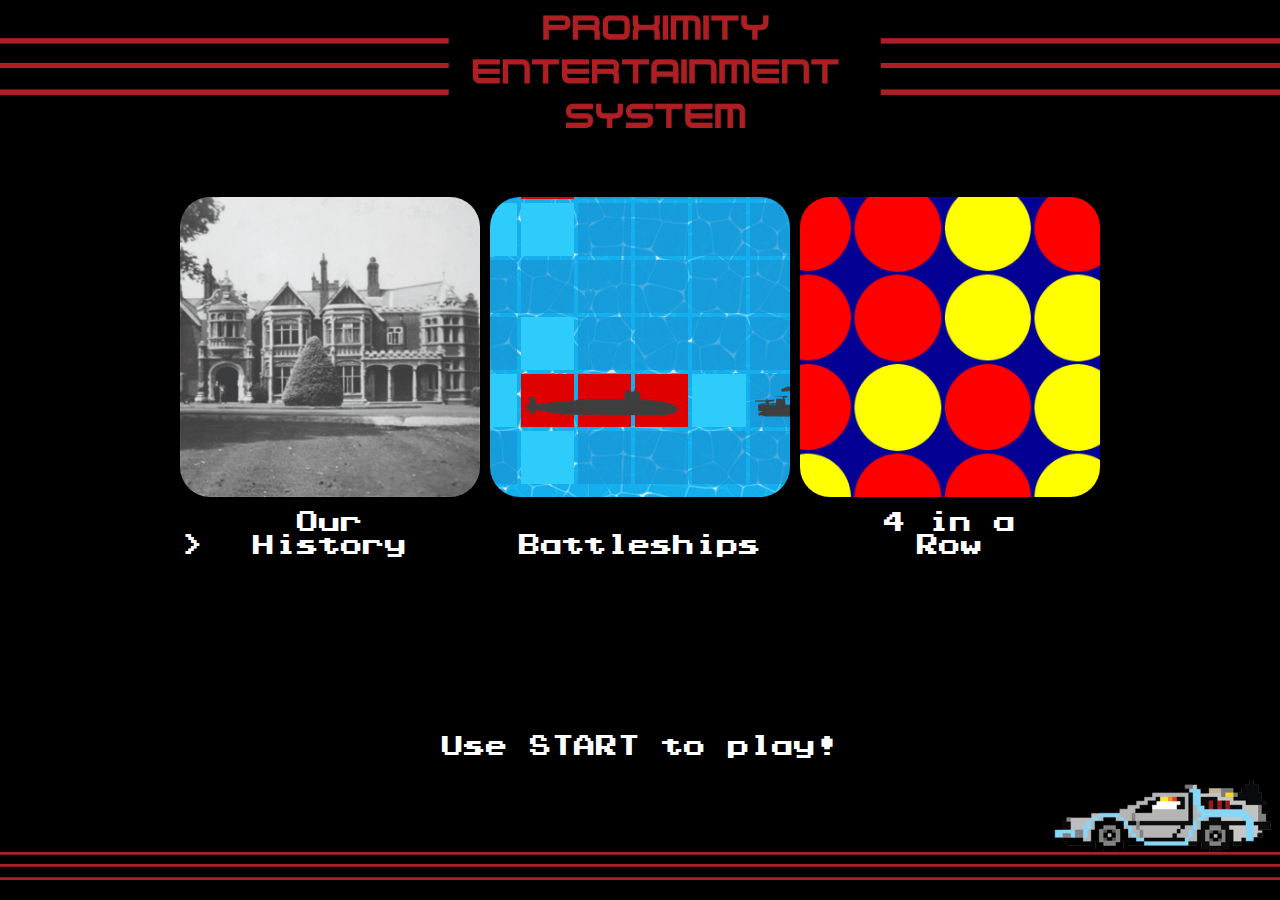
<file: javascript/index.html>
<html>
  <head>
    <title>Proximity Entertainment System</title>
    <link rel="stylesheet" type="text/css" href="main.css">
    <link rel="stylesheet" type="text/css" href="menu/font.css">
    <script src="jquery.min.js"></script>
    <script src="main.js"> </script>
    <style>
      * { 
        cursor: none;
      }
    </style>
  </head>
  <body>
  	<img id="bannerTop" src="menu/top.png" />
    <div id="menu"><!-- Auto Generated Menu Appears Here --></div>
    <div id="bannerBot">
    	<p>Use START to play!</p>
    	<img src="menu/botSF.png" />
  	</div>
  </body>
</html>
</file>
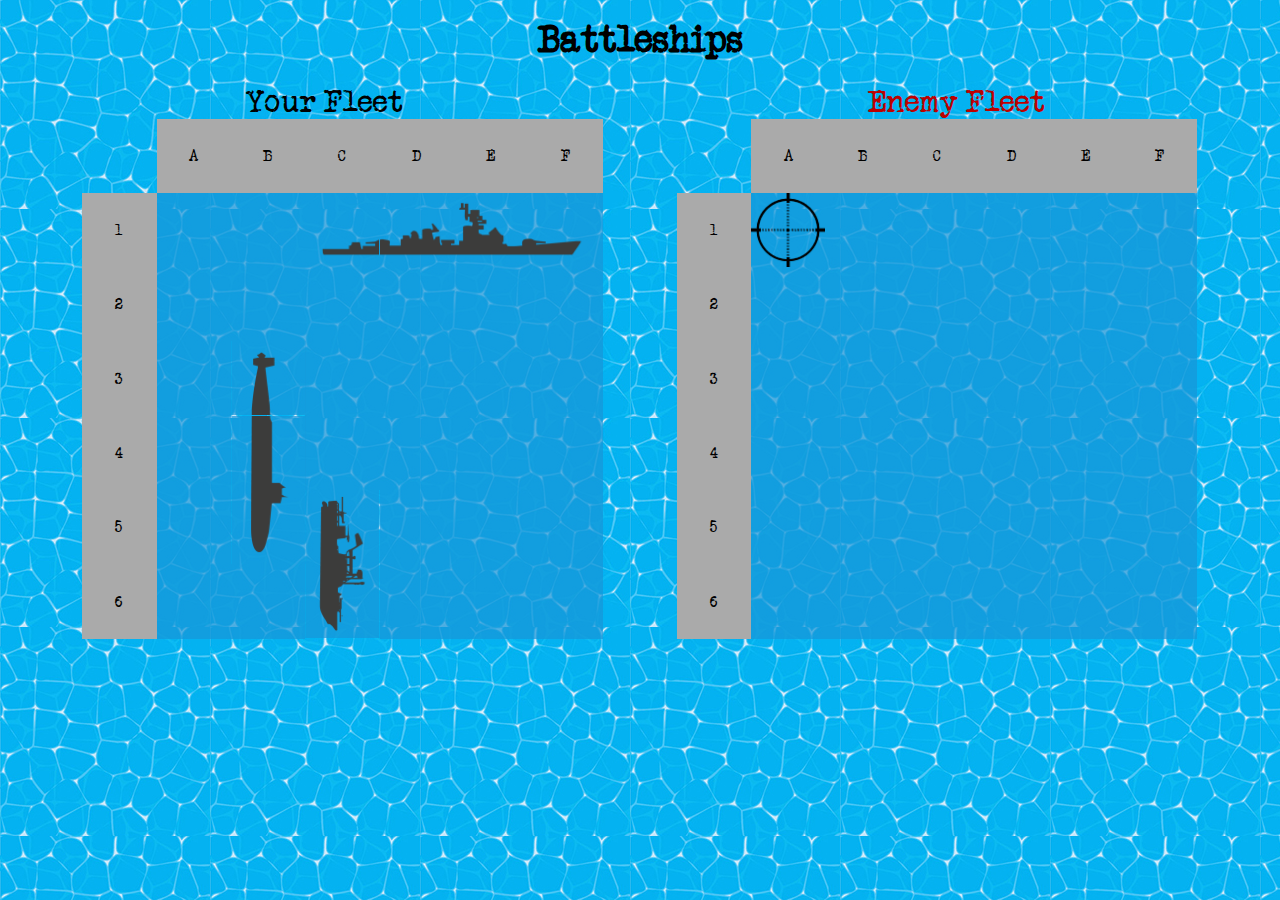
<file: javascript/battleships/index.html>
<html>
  <head>
    <script src="jquery-2.1.4.min.js"></script>
    <link rel="stylesheet" type="text/css" href="BtlView.css" />
    <link rel="stylesheet" type="text/css" href="font/font.css" />
    <script src="BtlSquare.js"></script>
    <script src="BtlView.js"></script>
    <script src="BtlShip.js"></script>
    <script src="BtlMove.js"></script>
    <script src="BtlBoard.js"></script>
    <script src="BtlPlayer.js"></script>
    <script src="BtlBot.js"></script>
    <script src="BtlGame.js"></script>
    <script>
      $( document ).ready( function() {
        var size = 6;
        var view = new BtlView( size );
        var game = new BtlGame( size, view, false/* true == easy, false == hard */ );
        game.run();
      });
    </script>
  </head>
  <body>
  <body>
</html>
</file>
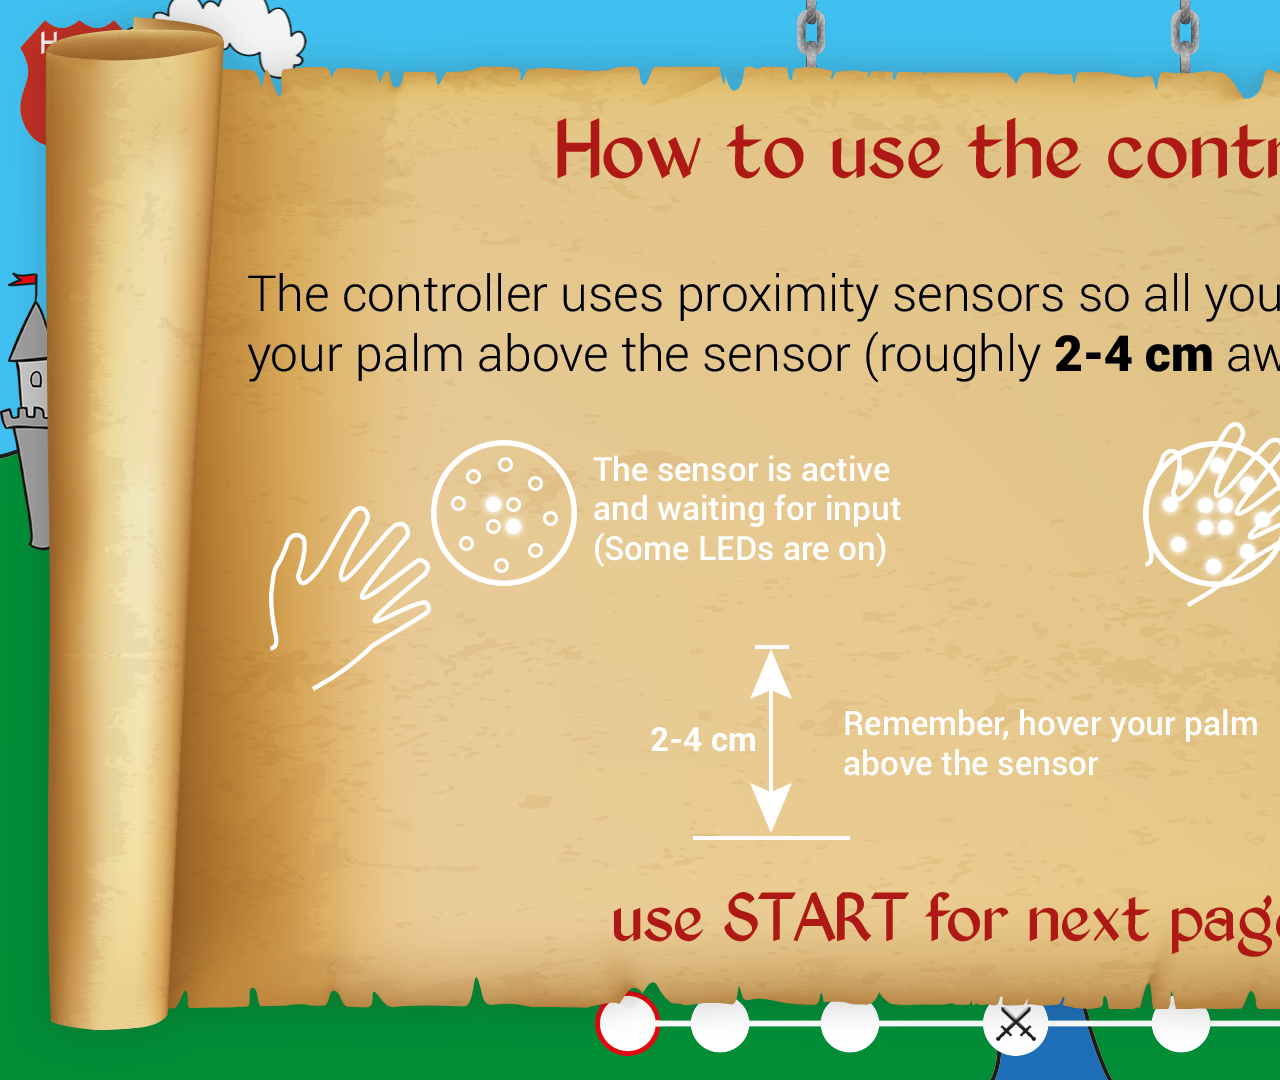
<file: javascript/citadel/index.html>
<!doctype html>
<html>
  <head>
    <title>Citadel - PES</title>
    <script src="jquery.min.js"></script>
    <script src="phaser.min.js"></script>
    <script src="CitBot.js"></script>
    <script src="CitPlayer.js"></script>
    <script src="CitBoard.js"></script>
    <script src="CitState.js"></script>
    <script src="CitUpdate.js"></script>
    <script src="CitGame.js"></script>
    <style>
      * { 
        cursor: none;
      }
      body {
        background-color: #40c0f0;
        margin: 0!important;
      }
    </style>
    <script>
      var game = new Phaser.Game( 1920, 1080, Phaser.AUTO, '', {}, true );
      game.state.add( 'State', CitState );
      game.state.start( 'State' );
    </script>
  </head>
  <body>
  </body>
</html>
</file>
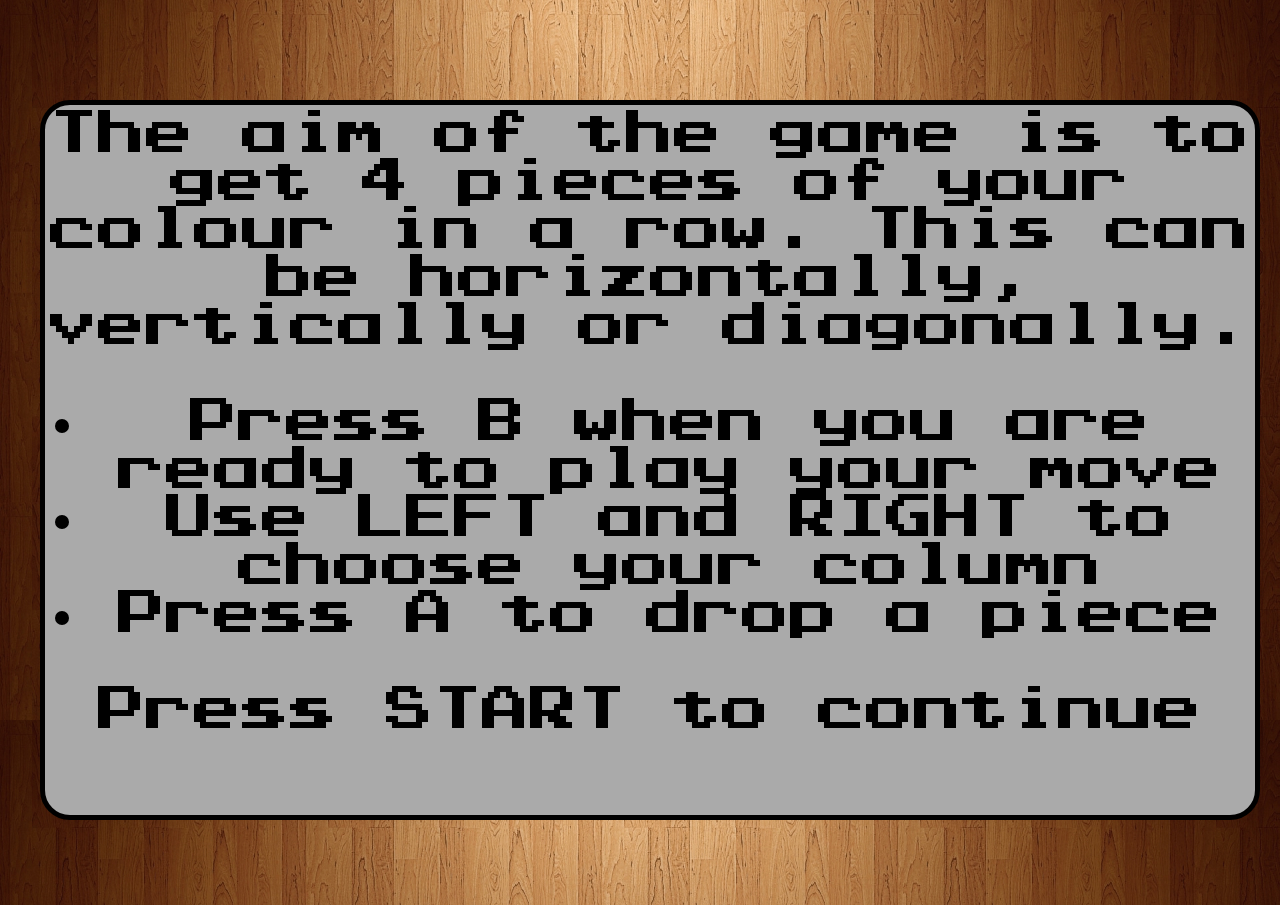
<file: javascript/connect4/index.html>
<html>
  <head>
    <script src="jquery-2.1.4.min.js"></script>
    <link rel="stylesheet" type="text/css" href="font/font.css" />
    <link rel="stylesheet" type="text/css" href="ConView.css" />
    <script src="ConView.js"></script>
    <script src="ConBoard.js"></script>
    <script src="ConGame.js"></script>
    <script>
      $( document ).ready( function() {
        var view = new ConView();
        var game = new ConGame( view );
        game.run(); 
      });
    </script>
  </head>
  <body>
  <!-- game view inserted here -->
  </body>
</html>
</file>
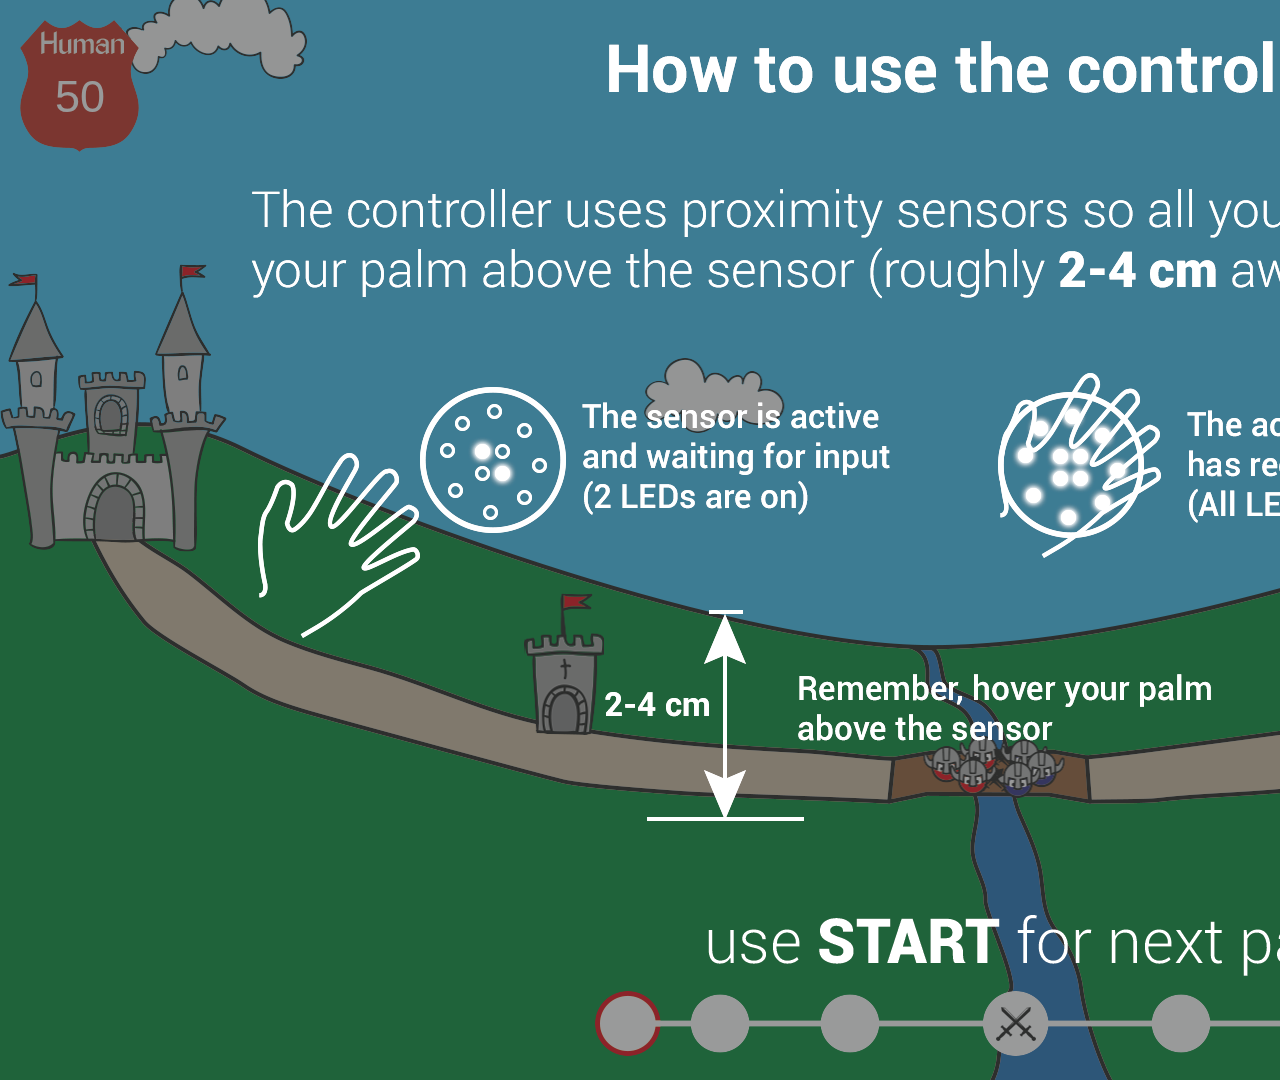
<file: javascript/citadel/citadelFrontEnd/index.html>
<!doctype html>
<html>
    <head>
        <title>Citadel - PES</title>
        <script src="jquery.min.js"></script>
        <script src="phaser.min.js"></script>
        <script src="CitView.js"></script>
    </head>
    <body style="background-color:#40c0f0;margin:0!important;">
        <script>
                var i= 1;
                var pos = 3;
                var game = new Phaser.Game(1920, 1080, Phaser.AUTO, '',{}, true);
                game.state.add('View', Cit.View);
                game.state.start('View');

                 $( 'html' ).keydown( function ( e ) {
                    /*
                    48-55 : 0-6
                    77 : M
                    38 : ->
                    40 : <-
                    66 : B
                    83 : S
                    80 : P
                    */
                    if (e.which >= 48 && e.which < 55  ) {
                      Cit.update.position(e.which - 48);
                    }
                    if(e.which == 77) Cit.update.toggleMoveBoard();
                    if(e.which == 38) Cit.update.bid(++i);
                    if(e.which == 40) Cit.update.bid(--i);

                    if(e.which == 66) Cit.update.message("Well done\nyou're almost there!");
                    if(e.which == 83) Cit.update.instructions();
                    if(e.which == 80) Cit.update.points(20, 99);
                  });
        </script>
    </body>
</html>
</file>
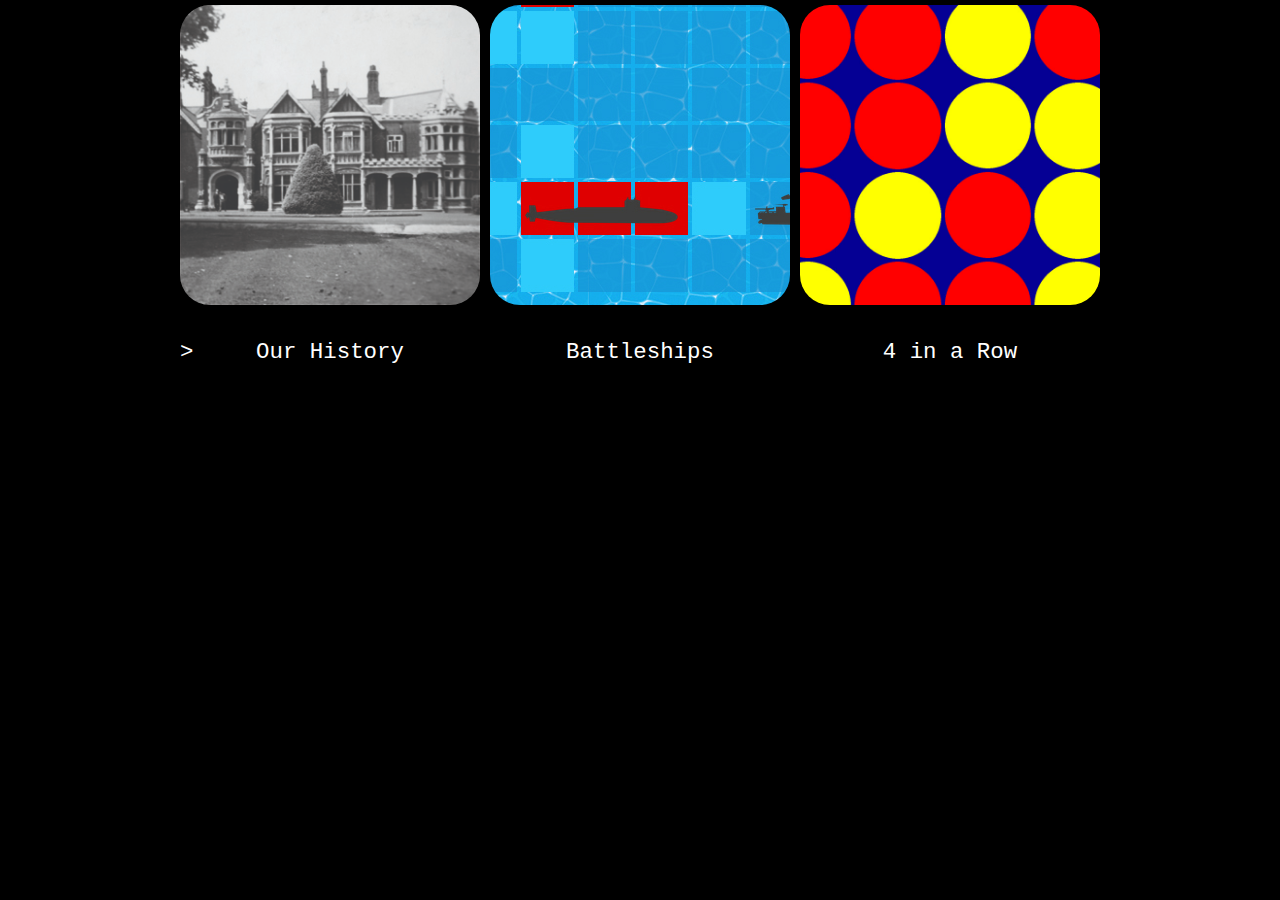
<file: javascript/main.html>
<html>
  <head>
    <title>Proxitable Entertainment System</title>
    <link rel="stylesheet" type="text/css" href="main.css">
    <script src="jquery.min.js"></script>
    <script src="main.js"> </script>
  </head>
  <body>
    <div id="menu"><!-- Auto Generated Menu Appears Here --></div>
  </body>
</html>
</file>
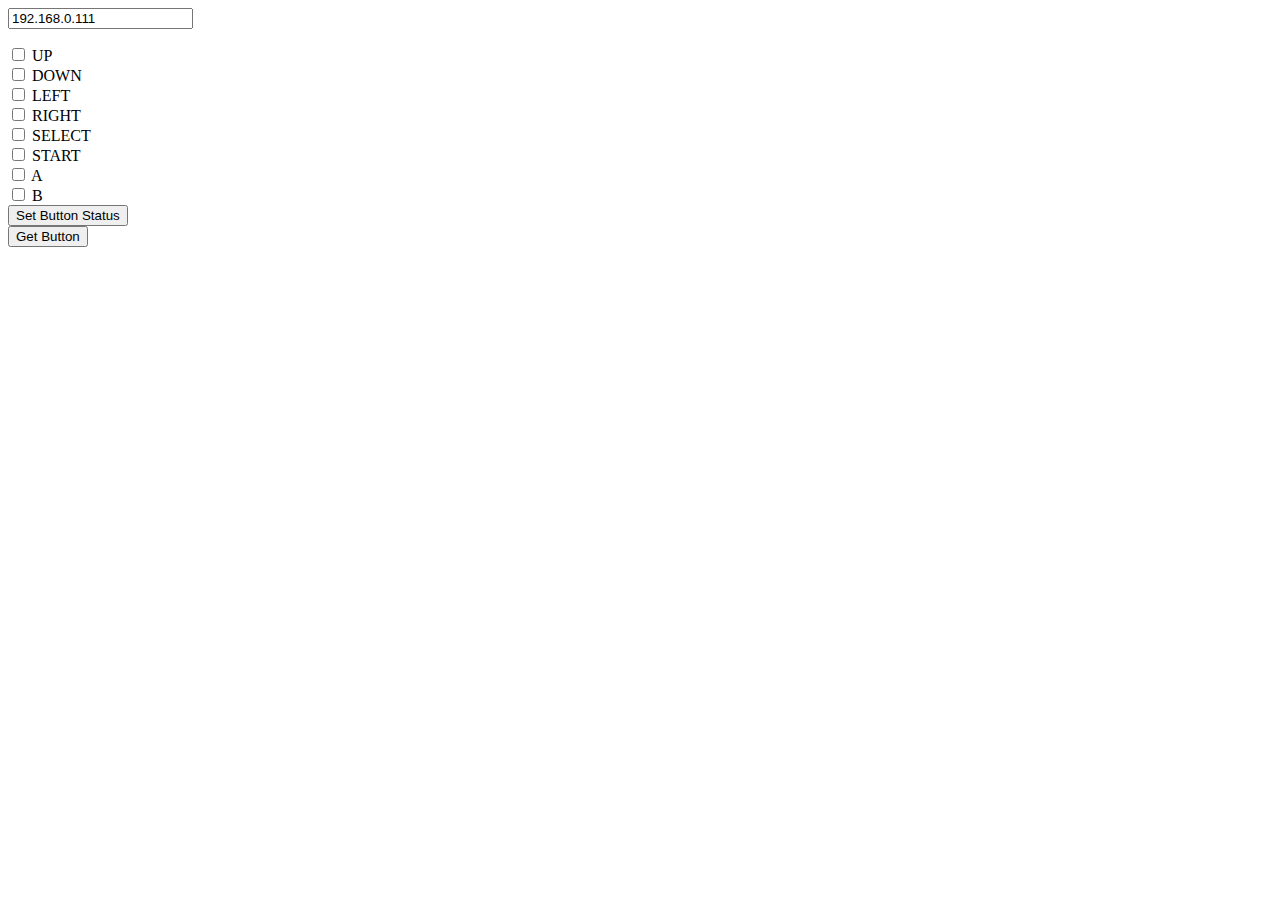
<file: restful_api/rest.html>
<html>
  <head>
    <script src="http://code.jquery.com/jquery-1.11.1.min.js"></script>
    <script>
      function setStatus() {
        var pinStat = {};
        $( ".status" ).each( function( i ) {
          if ( this.checked ) {
            pinStat[ this.value ] = true;
        } else {
            pinStat[ this.value ] = false;
          }
        });
        $.ajax( {
          type: "POST",
          url: "http://" + $( "#ip" ).val() + ":8080/pins",
          contentType: "application/json",
          dataType: "json",
          data: pinStat,
        }).done( function() {
          $( "#ssmsg" ).html( "SUCCESS" );            
        }).fail( function() {
          $( "#ssmsg" ).html( "FAILED" );
        });
      }
      function getButton() {
        $( "#ssmsg" ) .html( "" );
        $.ajax( {
          type: "GET",
          url: "http://" + $( "#ip" ).val() + ":8080/pressed",
          contentType: "application/json",
          dataType: "json",
        }).done( function( data ) {
          $( "#ssmsg" ).html( data.button );            
        }).fail( function() {
          $( "#ssmsg" ).html( "FAILED" );
        });

      }
    </script>
    <title>RESTful API Test</title>
  </head>
  <body>
    <input id="ip" type="text" name="ip" value="192.168.0.111"/>
    <p />    
    <input class="status" type="checkbox" name="set" value="UP" /> UP<br />
    <input class="status" type="checkbox" name="set" value="DOWN" /> DOWN<br />
    <input class="status" type="checkbox" name="set" value="LEFT" /> LEFT<br />
    <input class="status" type="checkbox" name="set" value="RIGHT" /> RIGHT<br />
    <input class="status" type="checkbox" name="set" value="SELECT" /> SELECT<br />
    <input class="status" type="checkbox" name="set" value="START" /> START<br />
    <input class="status" type="checkbox" name="set" value="A" /> A<br />
    <input class="status" type="checkbox" name="set" value="B" /> B<br />
    <button type="button" onclick="setStatus()">Set Button Status</button><br />
    <button type="button" onclick="getButton()">Get Button</button><br />
    <div id="ssmsg"></div>
  </body>
</html>
</file>
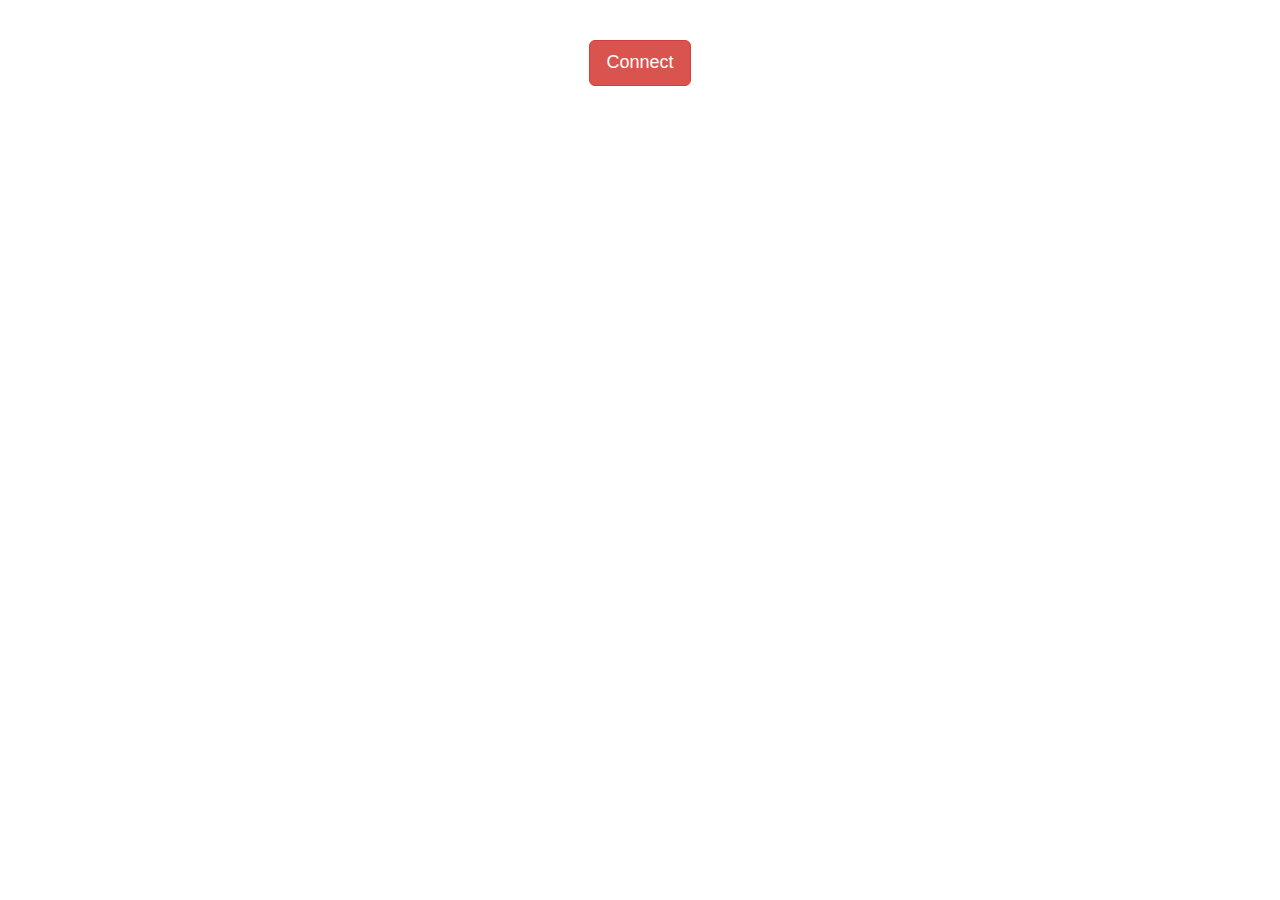
<file: wsserver/client.html>
<html>
  <head>
    <title>PES</title>
    <link href="bootstrap/css/bootstrap.min.css" rel="stylesheet">
    <link href="bootstrap/css/bootstrap-responsive.css" rel="stylesheet">
    <link href="bootstrap/css/docs.css" rel="stylesheet">
    <style id="game-css"><!-- Game specific css will be inserted here -->
	  </style>
    <script src="bootstrap/js/jquery.min.js"></script>
    <script src="bootstrap/js/bootstrap.min.js"></script>
    <script type="text/javascript">
      function wsConnect() {
        if ( 'WebSocket' in window) {
          var ws = new WebSocket( 'ws://127.0.0.1:8000' );
          ws.onopen = function() {
            $( '#connect' ).hide();
          };
          ws.onclose = function() {
            $( '#game' ).empty();
            $( '#connect' ).show();
          };
          ws.onmessage = function( msg ) {
            var data = jQuery.parseJSON( msg.data );
            if ( data.cmd == 'R' ) {
              $( data.target ).html( data.content );
            } else if ( data.cmd == 'A' ) {
              $( data.target ).append( data.content );
            } else if ( data.cmd == 'X' ) {
              try {
                jQuery.globalEval( data.content );
              } catch ( e ) {
                alert( e.message );
              }
            }
          };
        }
      }
      // Try to connect to the server on page load
      $( document ).ready( function() { wsConnect(); } );
    </script>
  </head>
  <body>
    <div class="wrapper">
      <div class="wrapper-inner">
      	<div id="connect">
      		<p class="text-center">
      			<a href="javascript:wsConnect()" class="btn btn-danger btn-lg" role="button">Connect</a>
  		    </p>
  	    </div><!-- id="connect" -->

  	    <div id="game-html"><!-- Game specific html output will be inserted here -->
        </div>

        <div id="game-io"><!-- game specific messages and input related html will be inserted here -->
        </div>

			</div><!-- wrapper inner -->
		</div><!-- wrapper -->
  </body>
</html>
</file>
<file: javascript/main.css>
body {
  background-color: #000;
  font-family: 'press_start_kregular', Consolas,"Courier New",monospace;
  color: #fff;
  margin: 0;
  text-align: center; 
  font-size: 1.4em;
}

.tile {
  display: inline-block;
  margin: 5px;
  position: relative;
  width: 300px;
  height: 360px;
}

.content {
  background-size: contain;
  border-radius: 10%;
  height:300px;
  width: 300px;
}

.center {
  position: absolute;
  bottom: 0;
  left: 50%;
  transform: translateX(-50%);
}
.unselected > .caret {
  display: none;
}
.caret {
  position: absolute;
  bottom: 0;
  left: 0;
}

#bannerTop {
  max-width:100%;
  height: auto;
  padding-top: 15px;
  padding-bottom: 5%
}
#bannerBot {
  position: absolute;
  bottom: 0;
  width:100%;
  padding: 20px 0px;
}
#bannerBot > img {
  max-width:100%;
  height: auto;
}
#rickroll {
  width: 100%;
  height: auto;
}
</file>
<file: javascript/menu/font.css>
/* Generated by Font Squirrel (http://www.fontsquirrel.com) on May 23, 2015 */



@font-face {
    font-family: 'press_start_kregular';
    src: url('prstartk-webfont.eot');
    src: url('prstartk-webfont.eot?#iefix') format('embedded-opentype'),
         url('prstartk-webfont.woff2') format('woff2'),
         url('prstartk-webfont.woff') format('woff'),
         url('prstartk-webfont.ttf') format('truetype'),
         url('prstartk-webfont.svg#press_start_kregular') format('svg');
    font-weight: normal;
    font-style: normal;

}
</file>
<file: javascript/battleships/BtlView.css>
* {
  cursor: none;
}
h1 {
  text-align: center;
  font-size: 2.4em;
}
body {
  padding-top: 1%;
  background-image: url( back.jpg );
  font-family: 'veteran_typewriterregular', monospace;
}
#msg {
  clear: both;
  padding: 10px;
  font-size: xx-large;
  text-align: center;
}
#half {
  width:50%;
  text-align: center;
  float: left;
  font-size: xx-large;
}
#half-red {
  width:50%;
  text-align: center;
  float: right;
  font-size: xx-large;
  color: rgb(189, 0, 0);
}
.square {
  float: left;
  position: relative;
  width: 4%;
  padding-bottom: 4%;
  overflow: hidden;
}
.content {
  position: absolute;
  height: 100%;
  width: 100%;
} 
.centre {
  position: absolute;
  top: 50%;
  left: 50%;
  transform: translateX(-50%) translateY(-50%);
}
.water { background-color: rgba(24, 150, 215, 0.71); }
.hit { 
  background-color: rgba(223, 10, 10, 0.71);
}
.miss {
  background-color: rgba(46, 204, 250, 0.71);
}
.axis { 
  background-color: #AAAAAA;
}
.selected {
  background-image: url( 'img/aim.png' );
  background-repeat: no-repeat;
  background-size: contain;
}
.ship { 
  background-color: rgba(24, 150, 215, 0.71);
}
</file>
<file: javascript/battleships/font/font.css>
@font-face {
    font-family: 'veteran_typewriterregular';
    src: url('veteran_typewriter-webfont.eot');
    src: url('veteran_typewriter-webfont.eot?#iefix') format('embedded-opentype'),
         url('veteran_typewriter-webfont.woff') format('woff'),
         url('veteran_typewriter-webfont.ttf') format('truetype'),
         url('veteran_typewriter-webfont.svg#veteran_typewriterregular') format('svg');
    font-weight: normal;
    font-style: normal;

}
</file>
<file: javascript/connect4/font/font.css>
/* Generated by Font Squirrel (http://www.fontsquirrel.com) on May 23, 2015 */



@font-face {
    font-family: 'press_start_kregular';
    src: url('prstartk-webfont.eot');
    src: url('prstartk-webfont.eot?#iefix') format('embedded-opentype'),
         url('prstartk-webfont.woff2') format('woff2'),
         url('prstartk-webfont.woff') format('woff'),
         url('prstartk-webfont.ttf') format('truetype'),
         url('prstartk-webfont.svg#press_start_kregular') format('svg');
    font-weight: normal;
    font-style: normal;

}
</file>
<file: javascript/connect4/ConView.css>
* {
  cursor: none;
}
body {
  background-image: url( 'img/woodpanel.jpg' );
  background-size: contain; 
}
#msg {
  padding: 5px;
  width: 500px;
  height: 100px;
  position: fixed;
  top: 50%;
  left: 50%;
  margin-left: -250px;
  margin-top: -50px;
  text-align: center;
  background-color: #AAAAAA;
  font-family: 'press_start_kregular', Consolas,"Courier New",monospace;
  font-size: 3em;
  border: 5px solid black;
  border-radius: 30px;
}
.board {
  margin-top: 1%;
  margin-left: 22%;
  margin-right: 22%;
}
.square {
  float: left;
  position: relative;
  width: 13.85714%;
  padding-bottom: 13.85714%;
  overflow: hidden;
}
.square-border {
  float: left;
  position: relative;
  width: 1.5%;
  padding-bottom: 13.85714%;
  overflow: hidden;
}
.grid {
  background-color: white;
  background-image: url( 'img/grid.png' );
  background-size: contain; 
}
.grid-border {
  background-color: #070791; 
}
.drop { 

}
.selected {
  background-image: url( 'img/arrow.svg' );
  background-position: bottom;
  background-size: contain;
  background-repeat: no-repeat;
  -webkit-animation-duration: 2s; 
  animation-duration: 2s; 
  -webkit-animation-fill-mode: both; 
  animation-fill-mode: both; 
  animation-iteration-count:infinite; 
  -webkit-animation-iteration-count:infinite; 
} 

@-webkit-keyframes bounce { 
  0%, 20%, 50%, 80%, 100% {-webkit-transform: translateY(0);} 
  40% {-webkit-transform: translateY(-30px);} 
  60% {-webkit-transform: translateY(-15px);} 
} 

@keyframes bounce { 
  0%, 20%, 50%, 80%, 100% {transform: translateY(0);} 
  40% {transform: translateY(-30px);} 
  60% {transform: translateY(-15px);} 
} 

.bounce { 
  -webkit-animation-name: bounce; 
  animation-name: bounce; 
}
</file>
<file: wsserver/bootstrap/css/docs.css>
/* Add additional stylesheets below
-------------------------------------------------- */
/*
  Bootstrap's documentation styles
  Special styles for presenting Bootstrap's documentation and examples
*/



/* Body and structure
-------------------------------------------------- */

body {
  position: relative;
  padding-top: 40px;
}

/* Code in headings */
h3 code {
  font-size: 14px;
  font-weight: normal;
}

/* Tweak navbar brand link to be super sleek
-------------------------------------------------- */

body > .navbar {
  font-size: 13px;
}

/* Change the docs' brand */
body > .navbar .brand {
  padding-right: 0;
  padding-left: 0;
  margin-left: 20px;
  float: right;
  font-weight: bold;
  color: #000;
  text-shadow: 0 1px 0 rgba(255,255,255,.1), 0 0 30px rgba(255,255,255,.125);
  -webkit-transition: all .2s linear;
     -moz-transition: all .2s linear;
          transition: all .2s linear;
}
body > .navbar .brand:hover {
  text-decoration: none;
  text-shadow: 0 1px 0 rgba(255,255,255,.1), 0 0 30px rgba(255,255,255,.4);
}


/* Sections
-------------------------------------------------- */

/* padding for in-page bookmarks and fixed navbar */
section {
  padding-top: 30px;
}
section > .page-header,
section > .lead {
  color: #5a5a5a;
}
section > ul li {
  margin-bottom: 5px;
}

/* Separators (hr) */
.bs-docs-separator {
  margin: 40px 0 39px;
}

/* Faded out hr */
hr.soften {
  height: 1px;
  margin: 70px 0;
  background-image: -webkit-linear-gradient(left, rgba(0,0,0,0), rgba(0,0,0,.1), rgba(0,0,0,0));
  background-image:    -moz-linear-gradient(left, rgba(0,0,0,0), rgba(0,0,0,.1), rgba(0,0,0,0));
  background-image:     -ms-linear-gradient(left, rgba(0,0,0,0), rgba(0,0,0,.1), rgba(0,0,0,0));
  background-image:      -o-linear-gradient(left, rgba(0,0,0,0), rgba(0,0,0,.1), rgba(0,0,0,0));
  border: 0;
}



/* Jumbotrons
-------------------------------------------------- */

/* Base class
------------------------- */
.jumbotron {
  position: relative;
  padding: 40px 0;
  color: #fff;
  text-align: center;
  text-shadow: 0 1px 3px rgba(0,0,0,.4), 0 0 30px rgba(0,0,0,.075);
  background: #020031; /* Old browsers */
  background: -moz-linear-gradient(45deg,  #020031 0%, #6d3353 100%); /* FF3.6+ */
  background: -webkit-gradient(linear, left bottom, right top, color-stop(0%,#020031), color-stop(100%,#6d3353)); /* Chrome,Safari4+ */
  background: -webkit-linear-gradient(45deg,  #020031 0%,#6d3353 100%); /* Chrome10+,Safari5.1+ */
  background: -o-linear-gradient(45deg,  #020031 0%,#6d3353 100%); /* Opera 11.10+ */
  background: -ms-linear-gradient(45deg,  #020031 0%,#6d3353 100%); /* IE10+ */
  background: linear-gradient(45deg,  #020031 0%,#6d3353 100%); /* W3C */
  filter: progid:DXImageTransform.Microsoft.gradient( startColorstr='#020031', endColorstr='#6d3353',GradientType=1 ); /* IE6-9 fallback on horizontal gradient */
  -webkit-box-shadow: inset 0 3px 7px rgba(0,0,0,.2), inset 0 -3px 7px rgba(0,0,0,.2);
     -moz-box-shadow: inset 0 3px 7px rgba(0,0,0,.2), inset 0 -3px 7px rgba(0,0,0,.2);
          box-shadow: inset 0 3px 7px rgba(0,0,0,.2), inset 0 -3px 7px rgba(0,0,0,.2);
}
.jumbotron h1 {
  font-size: 80px;
  font-weight: bold;
  letter-spacing: -1px;
  line-height: 1;
}
.jumbotron p {
  font-size: 24px;
  font-weight: 300;
  line-height: 1.25;
  margin-bottom: 30px;
}

/* Link styles (used on .masthead-links as well) */
.jumbotron a {
  color: #fff;
  color: rgba(255,255,255,.5);
  -webkit-transition: all .2s ease-in-out;
     -moz-transition: all .2s ease-in-out;
          transition: all .2s ease-in-out;
}
.jumbotron a:hover {
  color: #fff;
  text-shadow: 0 0 10px rgba(255,255,255,.25);
}

/* Download button */
.masthead .btn {
  padding: 19px 24px;
  font-size: 24px;
  font-weight: 200;
  color: #fff; /* redeclare to override the `.jumbotron a` */
  border: 0;
  -webkit-border-radius: 6px;
     -moz-border-radius: 6px;
          border-radius: 6px;
  -webkit-box-shadow: inset 0 1px 0 rgba(255,255,255,.1), 0 1px 5px rgba(0,0,0,.25);
     -moz-box-shadow: inset 0 1px 0 rgba(255,255,255,.1), 0 1px 5px rgba(0,0,0,.25);
          box-shadow: inset 0 1px 0 rgba(255,255,255,.1), 0 1px 5px rgba(0,0,0,.25);
  -webkit-transition: none;
     -moz-transition: none;
          transition: none;
}
.masthead .btn:hover {
  -webkit-box-shadow: inset 0 1px 0 rgba(255,255,255,.1), 0 1px 5px rgba(0,0,0,.25);
     -moz-box-shadow: inset 0 1px 0 rgba(255,255,255,.1), 0 1px 5px rgba(0,0,0,.25);
          box-shadow: inset 0 1px 0 rgba(255,255,255,.1), 0 1px 5px rgba(0,0,0,.25);
}
.masthead .btn:active {
  -webkit-box-shadow: inset 0 2px 4px rgba(0,0,0,.1), 0 1px 0 rgba(255,255,255,.1);
     -moz-box-shadow: inset 0 2px 4px rgba(0,0,0,.1), 0 1px 0 rgba(255,255,255,.1);
          box-shadow: inset 0 2px 4px rgba(0,0,0,.1), 0 1px 0 rgba(255,255,255,.1);
}


/* Pattern overlay
------------------------- */
.jumbotron .container {
  position: relative;
  z-index: 2;
}
.jumbotron:after {
  content: '';
  display: block;
  position: absolute;
  top: 0;
  right: 0;
  bottom: 0;
  left: 0;
  background: url(../img/bs-docs-masthead-pattern.png) repeat center center;
  opacity: .4;
}
@media
only screen and (-webkit-min-device-pixel-ratio: 2),
only screen and (   min--moz-device-pixel-ratio: 2),
only screen and (     -o-min-device-pixel-ratio: 2/1) {

  .jumbotron:after {
    background-size: 150px 150px;
  }

}

/* Masthead (docs home)
------------------------- */
.masthead {
  padding: 70px 0 80px;
  margin-bottom: 0;
  color: #fff;
}
.masthead h1 {
  font-size: 120px;
  line-height: 1;
  letter-spacing: -2px;
}
.masthead p {
  font-size: 40px;
  font-weight: 200;
  line-height: 1.25;
}

/* Textual links in masthead */
.masthead-links {
  margin: 0;
  list-style: none;
}
.masthead-links li {
  display: inline;
  padding: 0 10px;
  color: rgba(255,255,255,.25);
}

/* Social proof buttons from GitHub & Twitter */
.bs-docs-social {
  padding: 15px 0;
  text-align: center;
  background-color: #f5f5f5;
  border-top: 1px solid #fff;
  border-bottom: 1px solid #ddd;
}

/* Quick links on Home */
.bs-docs-social-buttons {
  margin-left: 0;
  margin-bottom: 0;
  padding-left: 0;
  list-style: none;
}
.bs-docs-social-buttons li {
  display: inline-block;
  padding: 5px 8px;
  line-height: 1;
  *display: inline;
  *zoom: 1;
}

/* Subhead (other pages)
------------------------- */
.subhead {
  text-align: left;
  border-bottom: 1px solid #ddd;
}
.subhead h1 {
  font-size: 60px;
}
.subhead p {
  margin-bottom: 20px;
}
.subhead .navbar {
  display: none;
}



/* Marketing section of Overview
-------------------------------------------------- */

.marketing {
  text-align: center;
  color: #5a5a5a;
}
.marketing h1 {
  margin: 60px 0 10px;
  font-size: 60px;
  font-weight: 200;
  line-height: 1;
  letter-spacing: -1px;
}
.marketing h2 {
  font-weight: 200;
  margin-bottom: 5px;
}
.marketing p {
  font-size: 16px;
  line-height: 1.5;
}
.marketing .marketing-byline {
  margin-bottom: 40px;
  font-size: 20px;
  font-weight: 300;
  line-height: 1.25;
  color: #999;
}
.marketing-img {
  display: block;
  margin: 0 auto 30px;
  max-height: 145px;
}



/* Footer
-------------------------------------------------- */

.footer {
  text-align: center;
  padding: 30px 0;
  margin-top: 70px;
  border-top: 1px solid #e5e5e5;
  background-color: #f5f5f5;
}
.footer p {
  margin-bottom: 0;
  color: #777;
}
.footer-links {
  margin: 10px 0;
}
.footer-links li {
  display: inline;
  padding: 0 2px;
}
.footer-links li:first-child {
  padding-left: 0;
}



/* Special grid styles
-------------------------------------------------- */

.show-grid {
  margin-top: 10px;
  margin-bottom: 20px;
}
.show-grid [class*="span"] {
  background-color: #eee;
  text-align: center;
  -webkit-border-radius: 3px;
     -moz-border-radius: 3px;
          border-radius: 3px;
  min-height: 40px;
  line-height: 40px;
}
.show-grid [class*="span"]:hover {
  background-color: #ddd;
}
.show-grid .show-grid {
  margin-top: 0;
  margin-bottom: 0;
}
.show-grid .show-grid [class*="span"] {
  margin-top: 5px;
}
.show-grid [class*="span"] [class*="span"] {
  background-color: #ccc;
}
.show-grid [class*="span"] [class*="span"] [class*="span"] {
  background-color: #999;
}



/* Mini layout previews
-------------------------------------------------- */
.mini-layout {
  border: 1px solid #ddd;
  -webkit-border-radius: 6px;
     -moz-border-radius: 6px;
          border-radius: 6px;
  -webkit-box-shadow: 0 1px 2px rgba(0,0,0,.075);
     -moz-box-shadow: 0 1px 2px rgba(0,0,0,.075);
          box-shadow: 0 1px 2px rgba(0,0,0,.075);
}
.mini-layout,
.mini-layout .mini-layout-body,
.mini-layout.fluid .mini-layout-sidebar {
  height: 300px;
}
.mini-layout {
  margin-bottom: 20px;
  padding: 9px;
}
.mini-layout div {
  -webkit-border-radius: 3px;
     -moz-border-radius: 3px;
          border-radius: 3px;
}
.mini-layout .mini-layout-body {
  background-color: #dceaf4;
  margin: 0 auto;
  width: 70%;
}
.mini-layout.fluid .mini-layout-sidebar,
.mini-layout.fluid .mini-layout-header,
.mini-layout.fluid .mini-layout-body {
  float: left;
}
.mini-layout.fluid .mini-layout-sidebar {
  background-color: #bbd8e9;
  width: 20%;
}
.mini-layout.fluid .mini-layout-body {
  width: 77.5%;
  margin-left: 2.5%;
}



/* Download page
-------------------------------------------------- */

.download .page-header {
  margin-top: 36px;
}
.page-header .toggle-all {
  margin-top: 5px;
}

/* Space out h3s when following a section */
.download h3 {
  margin-bottom: 5px;
}
.download-builder input + h3,
.download-builder .checkbox + h3 {
  margin-top: 9px;
}

/* Fields for variables */
.download-builder input[type=text] {
  margin-bottom: 9px;
  font-family: Menlo, Monaco, "Courier New", monospace;
  font-size: 12px;
  color: #d14;
}
.download-builder input[type=text]:focus {
  background-color: #fff;
}

/* Custom, larger checkbox labels */
.download .checkbox {
  padding: 6px 10px 6px 25px;
  font-size: 13px;
  line-height: 18px;
  color: #555;
  background-color: #f9f9f9;
  -webkit-border-radius: 3px;
     -moz-border-radius: 3px;
          border-radius: 3px;
  cursor: pointer;
}
.download .checkbox:hover {
  color: #333;
  background-color: #f5f5f5;
}
.download .checkbox small {
  font-size: 12px;
  color: #777;
}

/* Variables section */
#variables label {
  margin-bottom: 0;
}

/* Giant download button */
.download-btn {
  margin: 36px 0 108px;
}
#download p,
#download h4 {
  max-width: 50%;
  margin: 0 auto;
  color: #999;
  text-align: center;
}
#download h4 {
  margin-bottom: 0;
}
#download p {
  margin-bottom: 18px;
}
.download-btn .btn {
  display: block;
  width: auto;
  padding: 19px 24px;
  margin-bottom: 27px;
  font-size: 30px;
  line-height: 1;
  text-align: center;
  -webkit-border-radius: 6px;
     -moz-border-radius: 6px;
          border-radius: 6px;
}



/* Misc
-------------------------------------------------- */

/* Make tables spaced out a bit more */
h2 + table,
h3 + table,
h4 + table,
h2 + .row {
  margin-top: 5px;
}

/* Example sites showcase */
.example-sites {
  xmargin-left: 20px;
}
.example-sites img {
  max-width: 100%;
  margin: 0 auto;
}

.scrollspy-example {
  height: 200px;
  overflow: auto;
  position: relative;
}


/* Fake the :focus state to demo it */
.focused {
  border-color: rgba(82,168,236,.8);
  -webkit-box-shadow: inset 0 1px 3px rgba(0,0,0,.1), 0 0 8px rgba(82,168,236,.6);
     -moz-box-shadow: inset 0 1px 3px rgba(0,0,0,.1), 0 0 8px rgba(82,168,236,.6);
          box-shadow: inset 0 1px 3px rgba(0,0,0,.1), 0 0 8px rgba(82,168,236,.6);
  outline: 0;
}

/* For input sizes, make them display block */
.docs-input-sizes select,
.docs-input-sizes input[type=text] {
  display: block;
  margin-bottom: 9px;
}

/* Icons
------------------------- */
.the-icons {
  margin-left: 0;
  list-style: none;
}
.the-icons li {
  float: left;
  width: 25%;
  line-height: 25px;
}
.the-icons i:hover {
  background-color: rgba(255,0,0,.25);
}

/* Example page
------------------------- */
.bootstrap-examples h4 {
  margin: 10px 0 5px;
}
.bootstrap-examples p {
  font-size: 13px;
  line-height: 18px;
}
.bootstrap-examples .thumbnail {
  margin-bottom: 9px;
  background-color: #fff;
}

/* Alert with link to latest version of the docs */
.bs-alert-old-docs {
  margin: 30px 0 0;
}



/* Bootstrap code examples
-------------------------------------------------- */

/* Base class */
.bs-docs-example {
  position: relative;
  margin: 15px 0;
  padding: 39px 19px 14px;
  *padding-top: 19px;
  background-color: #fff;
  border: 1px solid #ddd;
  -webkit-border-radius: 4px;
     -moz-border-radius: 4px;
          border-radius: 4px;
}

/* Echo out a label for the example */
.bs-docs-example:after {
  content: "Example";
  position: absolute;
  top: -1px;
  left: -1px;
  padding: 3px 7px;
  font-size: 12px;
  font-weight: bold;
  background-color: #f5f5f5;
  border: 1px solid #ddd;
  color: #9da0a4;
  -webkit-border-radius: 4px 0 4px 0;
     -moz-border-radius: 4px 0 4px 0;
          border-radius: 4px 0 4px 0;
}

/* Remove spacing between an example and it's code */
.bs-docs-example + .prettyprint {
  margin-top: -20px;
  padding-top: 15px;
}

/* Tweak examples
------------------------- */
.bs-docs-example > p:last-child {
  margin-bottom: 0;
}
.bs-docs-example .table,
.bs-docs-example .progress,
.bs-docs-example .well,
.bs-docs-example .alert,
.bs-docs-example .hero-unit,
.bs-docs-example .pagination,
.bs-docs-example .navbar,
.bs-docs-example > .nav,
.bs-docs-example blockquote {
  margin-bottom: 5px;
}
.bs-docs-example .pagination {
  margin-top: 0;
}
.bs-navbar-top-example,
.bs-navbar-bottom-example {
  z-index: 1;
  padding: 0;
  height: 90px;
  overflow: hidden; /* cut the drop shadows off */
}
.bs-navbar-top-example .navbar-fixed-top,
.bs-navbar-bottom-example .navbar-fixed-bottom {
  margin-left: 0;
  margin-right: 0;
}
.bs-navbar-top-example {
  -webkit-border-radius: 0 0 4px 4px;
     -moz-border-radius: 0 0 4px 4px;
          border-radius: 0 0 4px 4px;
}
.bs-navbar-top-example:after {
  top: auto;
  bottom: -1px;
  -webkit-border-radius: 0 4px 0 4px;
     -moz-border-radius: 0 4px 0 4px;
          border-radius: 0 4px 0 4px;
}
.bs-navbar-bottom-example {
  -webkit-border-radius: 4px 4px 0 0;
     -moz-border-radius: 4px 4px 0 0;
          border-radius: 4px 4px 0 0;
}
.bs-navbar-bottom-example .navbar {
  margin-bottom: 0;
}
form.bs-docs-example {
  padding-bottom: 19px;
}

/* Images */
.bs-docs-example-images img {
  margin: 10px;
  display: inline-block;
}

/* Tooltips */
.bs-docs-tooltip-examples {
  text-align: center;
  margin: 0 0 10px;
  list-style: none;
}
.bs-docs-tooltip-examples li {
  display: inline;
  padding: 0 10px;
}

/* Popovers */
.bs-docs-example-popover {
  padding-bottom: 24px;
  background-color: #f9f9f9;
}
.bs-docs-example-popover .popover {
  position: relative;
  display: block;
  float: left;
  width: 260px;
  margin: 20px;
}

/* Dropdowns */
.bs-docs-example-submenus {
  min-height: 180px;
}
.bs-docs-example-submenus > .pull-left + .pull-left {
  margin-left: 20px;
}
.bs-docs-example-submenus .dropup > .dropdown-menu,
.bs-docs-example-submenus .dropdown > .dropdown-menu {
  display: block;
  position: static;
  margin-bottom: 5px;
  *width: 180px;
}



/* Responsive docs
-------------------------------------------------- */

/* Utility classes table
------------------------- */
.responsive-utilities th small {
  display: block;
  font-weight: normal;
  color: #999;
}
.responsive-utilities tbody th {
  font-weight: normal;
}
.responsive-utilities td {
  text-align: center;
}
.responsive-utilities td.is-visible {
  color: #468847;
  background-color: #dff0d8 !important;
}
.responsive-utilities td.is-hidden {
  color: #ccc;
  background-color: #f9f9f9 !important;
}

/* Responsive tests
------------------------- */
.responsive-utilities-test {
  margin-top: 5px;
  margin-left: 0;
  list-style: none;
  overflow: hidden; /* clear floats */
}
.responsive-utilities-test li {
  position: relative;
  float: left;
  width: 25%;
  height: 43px;
  font-size: 14px;
  font-weight: bold;
  line-height: 43px;
  color: #999;
  text-align: center;
  border: 1px solid #ddd;
  -webkit-border-radius: 4px;
     -moz-border-radius: 4px;
          border-radius: 4px;
}
.responsive-utilities-test li + li {
  margin-left: 10px;
}
.responsive-utilities-test span {
  position: absolute;
  top:    -1px;
  left:   -1px;
  right:  -1px;
  bottom: -1px;
  -webkit-border-radius: 4px;
     -moz-border-radius: 4px;
          border-radius: 4px;
}
.responsive-utilities-test span {
  color: #468847;
  background-color: #dff0d8;
  border: 1px solid #d6e9c6;
}



/* Sidenav for Docs
-------------------------------------------------- */

.bs-docs-sidenav {
  width: 228px;
  margin: 30px 0 0;
  padding: 0;
  background-color: #fff;
  -webkit-border-radius: 6px;
     -moz-border-radius: 6px;
          border-radius: 6px;
  -webkit-box-shadow: 0 1px 4px rgba(0,0,0,.065);
     -moz-box-shadow: 0 1px 4px rgba(0,0,0,.065);
          box-shadow: 0 1px 4px rgba(0,0,0,.065);
}
.bs-docs-sidenav > li > a {
  display: block;
  width: 190px \9;
  margin: 0 0 -1px;
  padding: 8px 14px;
  border: 1px solid #e5e5e5;
}
.bs-docs-sidenav > li:first-child > a {
  -webkit-border-radius: 6px 6px 0 0;
     -moz-border-radius: 6px 6px 0 0;
          border-radius: 6px 6px 0 0;
}
.bs-docs-sidenav > li:last-child > a {
  -webkit-border-radius: 0 0 6px 6px;
     -moz-border-radius: 0 0 6px 6px;
          border-radius: 0 0 6px 6px;
}
.bs-docs-sidenav > .active > a {
  position: relative;
  z-index: 2;
  padding: 9px 15px;
  border: 0;
  text-shadow: 0 1px 0 rgba(0,0,0,.15);
  -webkit-box-shadow: inset 1px 0 0 rgba(0,0,0,.1), inset -1px 0 0 rgba(0,0,0,.1);
     -moz-box-shadow: inset 1px 0 0 rgba(0,0,0,.1), inset -1px 0 0 rgba(0,0,0,.1);
          box-shadow: inset 1px 0 0 rgba(0,0,0,.1), inset -1px 0 0 rgba(0,0,0,.1);
}
/* Chevrons */
.bs-docs-sidenav .icon-chevron-right {
  float: right;
  margin-top: 2px;
  margin-right: -6px;
  opacity: .25;
}
.bs-docs-sidenav > li > a:hover {
  background-color: #f5f5f5;
}
.bs-docs-sidenav a:hover .icon-chevron-right {
  opacity: .5;
}
.bs-docs-sidenav .active .icon-chevron-right,
.bs-docs-sidenav .active a:hover .icon-chevron-right {
  background-image: url(../img/glyphicons-halflings-white.png);
  opacity: 1;
}
.bs-docs-sidenav.affix {
  top: 40px;
}
.bs-docs-sidenav.affix-bottom {
  position: absolute;
  top: auto;
  bottom: 270px;
}



/* Ads in headers
-------------------------------------------------- */

.subhead h1,
.subhead .lead {
  margin-right: 340px;
}

.treehouse,
.carbonad {
  position: absolute;
  top: 0;
  right: 0;
  margin-top: 0 !important;
  padding: 15px;
  height: auto !important;
  overflow: hidden; /* clearfix */
  font-size: 13px !important;
  line-height: 16px !important;
  background: #222 !important; /* reset image and color in one line */
  background: rgba(0,0,0,.5) !important;
  border: 0 !important;
  border-radius: 4px;
  box-shadow: inset 0 3px 5px rgba(0,0,0,.5), 0 1px 0 rgba(255,255,255,.1);
}
.carbonad-img {
  margin: 0 !important;
}
.carbonad-text,
.carbonad-tag,
.carbonad-tag a {
  color: #fff !important;
}
.carbonad-text,
.carbonad-tag {
  float: none !important;
  display: block !important;
  width: auto !important;
  height: auto !important;
  margin-left: 145px !important;
  font-family: "Helvetica Neue", Helvetica, Arial, sans-serif !important;
}
.carbonad-text {
  padding-top: 0 !important;
}
.carbonad-tag {
  text-align: left !important;
}

/* Ads on homepage */
.masthead .treehouse,
.masthead .carbonad {
  position: static;
  margin: 30px auto 0 !important;
  text-align: left !important;
}

/* Custom Treehouse styles */
.treehouse {
  width: 305px;
}
.treehouse img {
  float: left;
}
.treehouse-text {
  display: block;
  margin-left: 145px;
  color: #fff;
}
.treehouse-link {
  color: #fff !important;
}
.treehouse-link {
  font-weight: bold;
  color: #fff !important;
}


/* Responsive
-------------------------------------------------- */

/* Desktop large
------------------------- */
@media (min-width: 1200px) {
  .bs-docs-container {
    max-width: 970px;
  }
  .bs-docs-sidenav {
    width: 258px;
  }
  .bs-docs-sidenav > li > a {
    width: 230px \9; /* Override the previous IE8-9 hack */
  }
}

/* Desktop
------------------------- */
@media (max-width: 980px) {
  /* Unfloat brand */
  body > .navbar-fixed-top .brand {
    float: left;
    margin-left: 0;
    padding-left: 10px;
    padding-right: 10px;
  }

  /* Inline-block quick links for more spacing */
  .quick-links li {
    display: inline-block;
    margin: 5px;
  }

  /* When affixed, space properly */
  .bs-docs-sidenav {
    top: 0;
    width: 218px;
    margin-top: 30px;
    margin-right: 0;
  }

  .subhead h1,
  .subhead .lead {
    margin-right: 0;
  }

  .treehouse,
  .carbonad {
    position: static;
    width: auto !important;
    margin-top: 30px !important;
  }

}

/* Tablet to desktop
------------------------- */
@media (min-width: 768px) and (max-width: 979px) {
  /* Remove any padding from the body */
  body {
    padding-top: 0;
  }
  /* Widen masthead and social buttons to fill body padding */
  .jumbotron {
    margin-top: -20px; /* Offset bottom margin on .navbar */
  }
  /* Adjust sidenav width */
  .bs-docs-sidenav {
    width: 166px;
    margin-top: 20px;
  }
  .bs-docs-sidenav.affix {
    top: 0;
  }
}

/* Tablet
------------------------- */
@media (max-width: 767px) {
  /* Remove any padding from the body */
  body {
    padding-top: 0;
  }

  /* Widen masthead and social buttons to fill body padding */
  .jumbotron {
    padding: 40px 20px;
    margin-top:   -20px; /* Offset bottom margin on .navbar */
    margin-right: -20px;
    margin-left:  -20px;
  }
  .masthead h1 {
    font-size: 90px;
  }
  .masthead p,
  .masthead .btn {
    font-size: 24px;
  }
  .marketing .span4 {
    margin-bottom: 40px;
  }
  .bs-docs-social {
    margin: 0 -20px;
  }

  .treehouse,
  .masthead .treehouse,
  .carbonad {
    position: static;
    width: auto !important;
    margin: 40px -20px -40px !important;
    padding: 20px !important;
    overflow: hidden; /* clearfix */
    border-radius: 0;
  }

  /* Space out the show-grid examples */
  .show-grid [class*="span"] {
    margin-bottom: 5px;
  }

  /* Sidenav */
  .bs-docs-sidenav {
    width: auto;
    margin-bottom: 20px;
  }
  .bs-docs-sidenav.affix {
    position: static;
    width: auto;
    top: 0;
  }

  /* Unfloat the back to top link in footer */
  .footer {
    margin-left: -20px;
    margin-right: -20px;
    padding-left: 20px;
    padding-right: 20px;
  }
  .footer p {
    margin-bottom: 9px;
  }
}

/* Landscape phones
------------------------- */
@media (max-width: 480px) {
  /* Remove padding above jumbotron */
  body {
    padding-top: 0;
  }

  /* Change up some type stuff */
  h2 small {
    display: block;
  }

  /* Downsize the jumbotrons */
  .jumbotron h1 {
    font-size: 45px;
  }
  .jumbotron p,
  .jumbotron .btn {
    font-size: 18px;
  }
  .jumbotron .btn {
    display: block;
    margin: 0 auto;
  }

  /* center align subhead text like the masthead */
  .subhead h1,
  .subhead p {
    text-align: center;
  }

  /* Marketing on home */
  .marketing h1 {
    font-size: 30px;
  }
  .marketing-byline {
    font-size: 18px;
  }

  /* center example sites */
  .example-sites {
    margin-left: 0;
  }
  .example-sites > li {
    float: none;
    display: block;
    max-width: 280px;
    margin: 0 auto 18px;
    text-align: center;
  }
  .example-sites .thumbnail > img {
    max-width: 270px;
  }

  /* Do our best to make tables work in narrow viewports */
  table code {
    white-space: normal;
    word-wrap: break-word;
    word-break: break-all;
  }

  /* Examples: dropdowns */
  .bs-docs-example-submenus > .pull-left {
    float: none;
    clear: both;
  }
  .bs-docs-example-submenus > .pull-left,
  .bs-docs-example-submenus > .pull-left + .pull-left {
    margin-left: 0;
  }
  .bs-docs-example-submenus p {
    margin-bottom: 0;
  }
  .bs-docs-example-submenus .dropup > .dropdown-menu,
  .bs-docs-example-submenus .dropdown > .dropdown-menu {
    margin-bottom: 10px;
    float: none;
    max-width: 180px;
  }

  /* Examples: modal */
  .modal-example .modal {
    position: relative;
    top: auto;
    right: auto;
    bottom: auto;
    left: auto;
  }

  /* Tighten up footer */
  .footer {
    padding-top: 20px;
    padding-bottom: 20px;
  }
}
</file>
